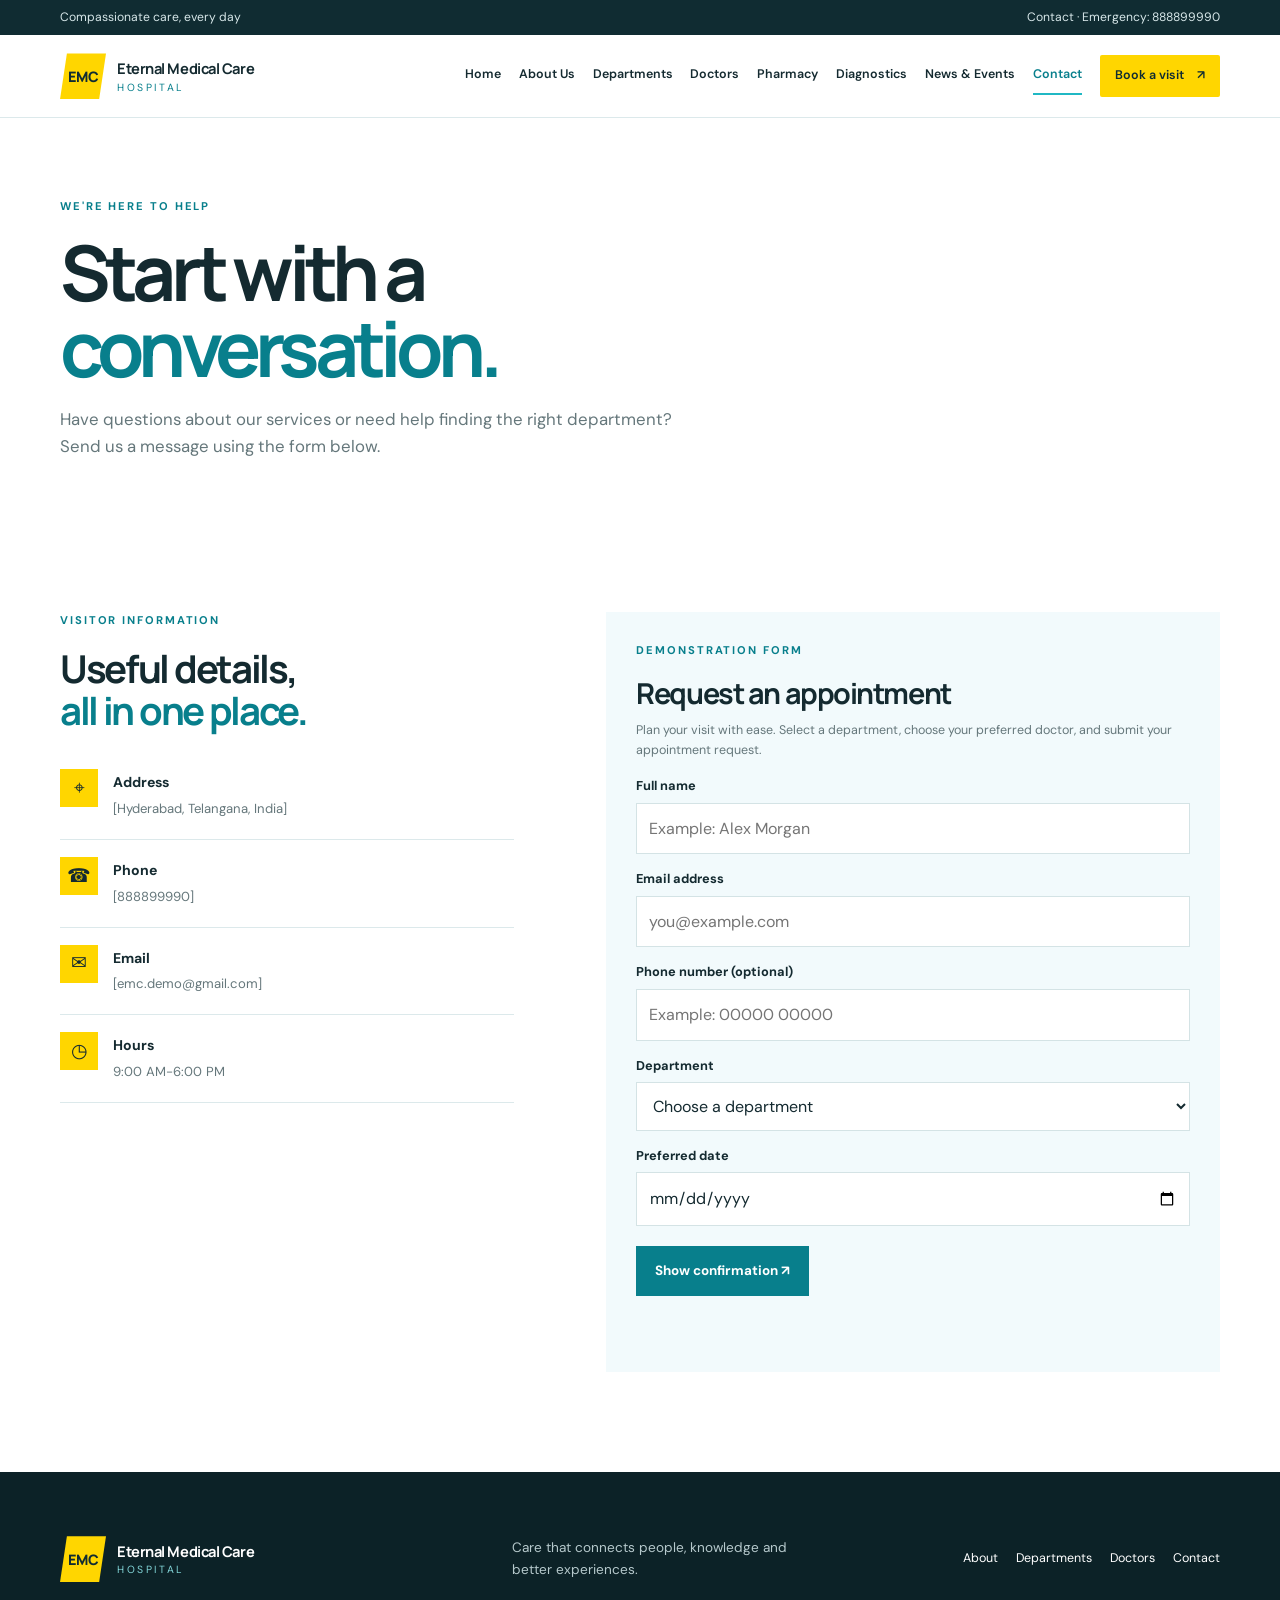
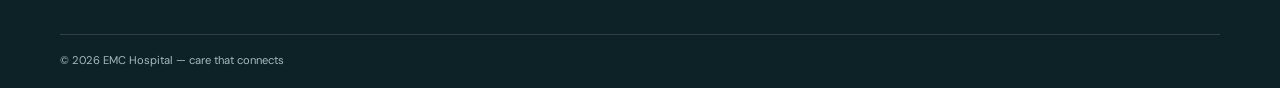
<file: contact.html>
<!DOCTYPE html>
<html lang="en"><head><meta charset="UTF-8"><meta name="viewport" content="width=device-width, initial-scale=1.0">
<meta name="description" content="Contact & Appointments — Eternal Medical Care Hospital portfolio website."><title>Contact & Appointments | EMC Hospital</title>
<link rel="preconnect" href="https://fonts.googleapis.com"><link rel="preconnect" href="https://fonts.gstatic.com" crossorigin>
<link href="https://fonts.googleapis.com/css2?family=DM+Sans:wght@400;500;600;700&family=Manrope:wght@400;500;600;700;800&display=swap" rel="stylesheet">
<link rel="stylesheet" href="css/style.css"><script src="js/script.js" defer></script></head><body><div class="topbar"><div class="container topbar-inner"><span>Compassionate care, every day</span><div><a class="active" href="contact.html">Contact</a><span aria-hidden="true"> · </span><a href="tel:888899990">Emergency: 888899990</a></div></div></div>
<header class="site-header"><div class="container nav-wrap"><a class="brand" href="index.html" aria-label="EMC Hospital home"><span class="brand-mark">EMC</span><span><strong>Eternal Medical Care</strong><small>HOSPITAL</small></span></a><button class="menu-toggle" aria-label="Open navigation" aria-expanded="false" aria-controls="main-nav"><span></span><span></span><span></span></button><nav class="main-nav" id="main-nav"><a href="index.html">Home</a><a href="about.html">About Us</a><a href="services.html">Departments</a><a href="doctors.html">Doctors</a><a href="pharmacy.html">Pharmacy</a><a href="diagnostics.html">Diagnostics</a><a href="news.html">News & Events</a><a class="active" href="contact.html">Contact</a><a class="nav-cta" href="contact.html#appointment">Book a visit <span>↗</span></a></nav></div></header><main><section class="page-hero compact container"><p class="eyebrow">WE'RE HERE TO HELP</p><h1>Start with a<br><em>conversation.</em></h1><p class="page-lead">Have questions about our services or need help finding the right department? Send us a message using the form below.</p></section>
<section class="section container contact-layout"><div class="contact-details"><p class="eyebrow">VISITOR INFORMATION</p><h2>Useful details,<br><em>all in one place.</em></h2><div class="contact-item"><span>⌖</span><div><strong>Address</strong><p>[Hyderabad, Telangana, India]</p></div></div><div class="contact-item"><span>☎</span><div><strong>Phone</strong><p>[888899990]</p></div></div><div class="contact-item"><span>✉</span><div><strong>Email</strong><p>[emc.demo@gmail.com]</p></div></div><div class="contact-item"><span>◷</span><div><strong>Hours</strong><p>9:00 AM-6:00 PM</p></div></div></div>
<form class="form-panel appointment-form" id="appointment"><p class="eyebrow">DEMONSTRATION FORM</p><h2>Request an appointment</h2><p class="form-intro">Plan your visit with ease. Select a department, choose your preferred doctor, and submit your appointment request.</p><label for="patient-name">Full name</label><input id="patient-name" name="name" required minlength="2" autocomplete="name" placeholder="Example: Alex Morgan"><label for="patient-email">Email address</label><input id="patient-email" name="email" type="email" required autocomplete="email" placeholder="you@example.com"><label for="patient-phone">Phone number (optional)</label><input id="patient-phone" name="phone" type="tel" autocomplete="tel" placeholder="Example: 00000 00000"><label for="patient-department">Department</label><select id="patient-department" name="department" required><option value="">Choose a department</option><option>Cardiology</option><option>Neurology</option><option>Pediatrics</option><option>Orthopedics</option><option>Dermatology</option><option>General Medicine</option></select><label for="patient-date">Preferred date</label><input id="patient-date" name="date" type="date" required><button class="button button-dark" type="submit">Show confirmation ↗</button><p class="form-status" id="appointment-status" role="status" aria-live="polite"></p></form></section></main><footer class="site-footer"><div class="container footer-main"><a class="brand brand-light" href="index.html"><span class="brand-mark">EMC</span><span><strong>Eternal Medical Care</strong><small>HOSPITAL</small></span></a><p>Care that connects people, knowledge and better experiences.</p><div class="footer-links"><a href="about.html">About</a><a href="services.html">Departments</a><a href="doctors.html">Doctors</a><a href="contact.html">Contact</a></div></div><div class="container footer-bottom"><span>© <span data-year></span> EMC Hospital — care that connects</span></div></footer></body></html>
</file>
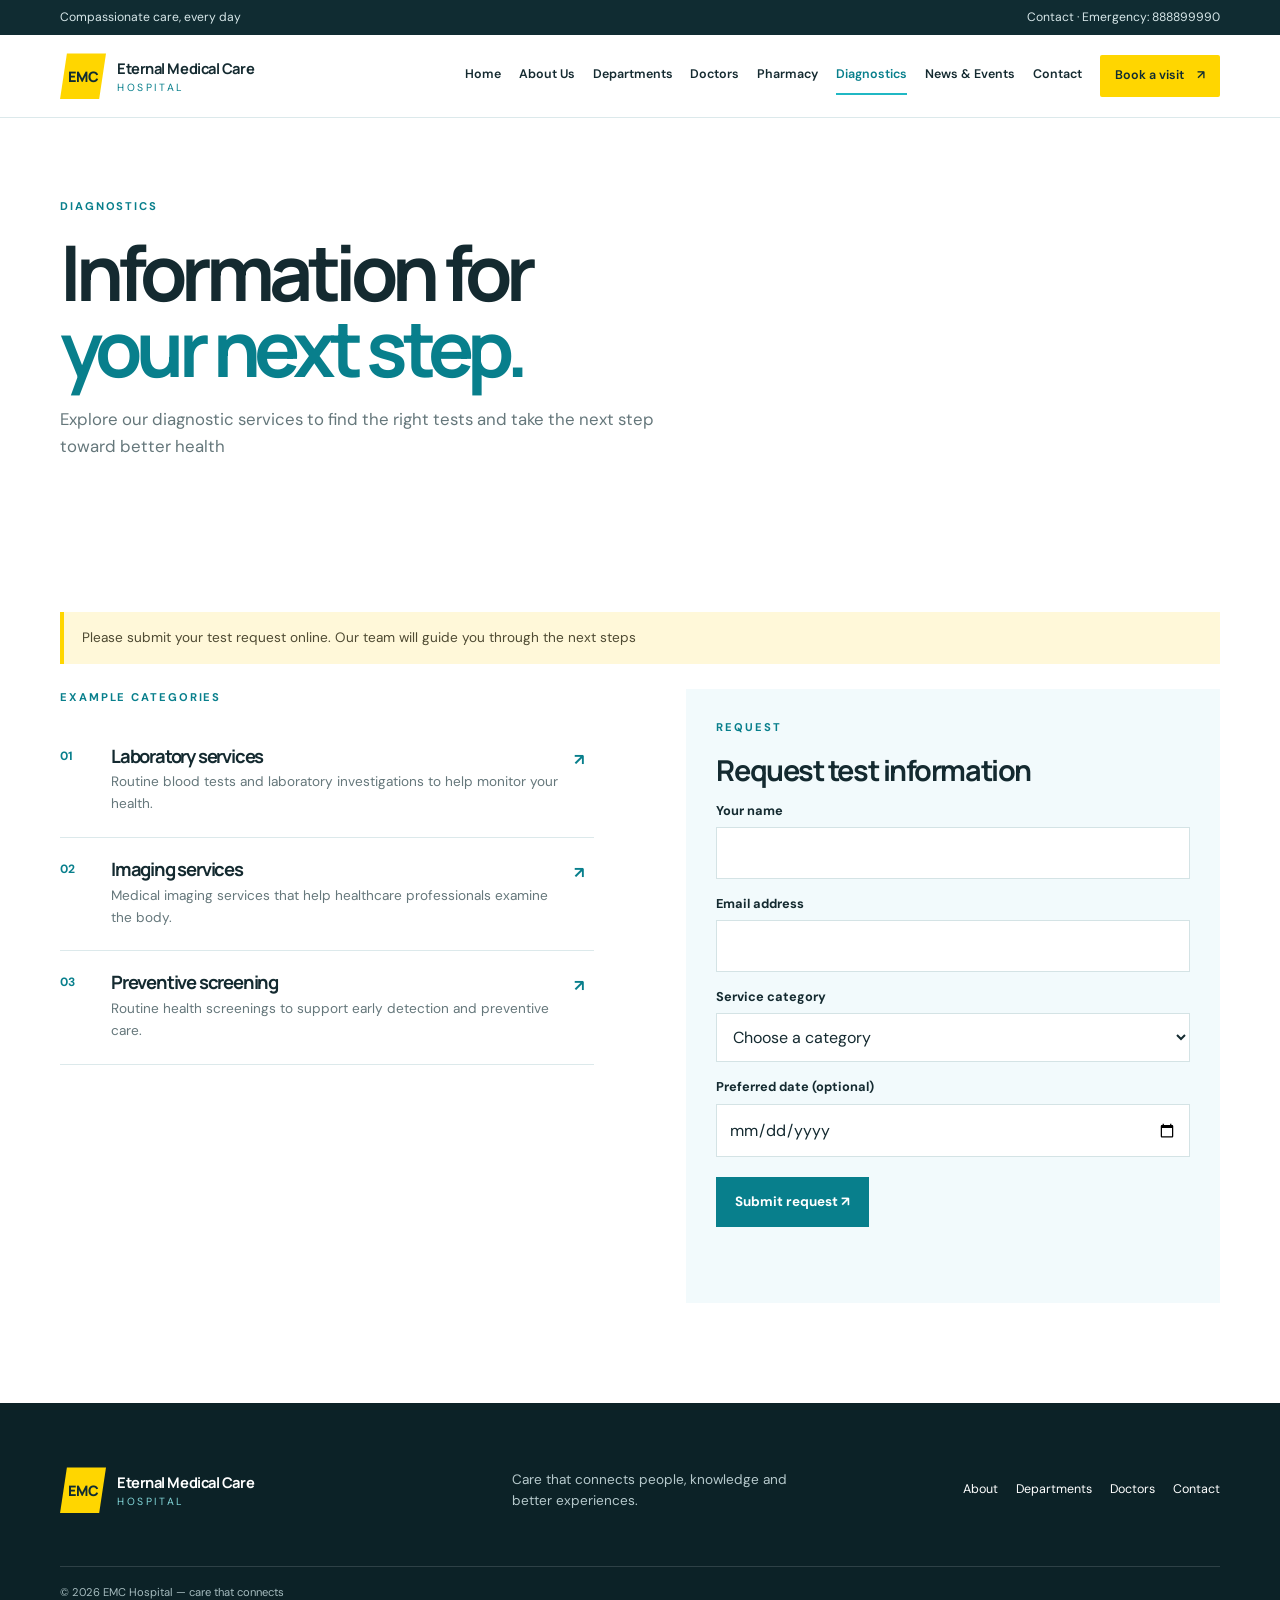
<file: diagnostics.html>
<!DOCTYPE html>
<html lang="en"><head><meta charset="UTF-8"><meta name="viewport" content="width=device-width, initial-scale=1.0">
<meta name="description" content="Diagnostics — Eternal Medical Care Hospital portfolio website."><title>Diagnostics | EMC Hospital</title>
<link rel="preconnect" href="https://fonts.googleapis.com"><link rel="preconnect" href="https://fonts.gstatic.com" crossorigin>
<link href="https://fonts.googleapis.com/css2?family=DM+Sans:wght@400;500;600;700&family=Manrope:wght@400;500;600;700;800&display=swap" rel="stylesheet">
<link rel="stylesheet" href="css/style.css"><script src="js/script.js" defer></script></head><body><div class="topbar"><div class="container topbar-inner"><span>Compassionate care, every day</span><div><a href="contact.html">Contact</a><span aria-hidden="true"> · </span><a href="tel:888899990">Emergency: 888899990</a></div></div></div>
<header class="site-header"><div class="container nav-wrap"><a class="brand" href="index.html" aria-label="EMC Hospital home"><span class="brand-mark">EMC</span><span><strong>Eternal Medical Care</strong><small>HOSPITAL</small></span></a><button class="menu-toggle" aria-label="Open navigation" aria-expanded="false" aria-controls="main-nav"><span></span><span></span><span></span></button><nav class="main-nav" id="main-nav"><a href="index.html">Home</a><a href="about.html">About Us</a><a href="services.html">Departments</a><a href="doctors.html">Doctors</a><a href="pharmacy.html">Pharmacy</a><a class="active" href="diagnostics.html">Diagnostics</a><a href="news.html">News & Events</a><a href="contact.html">Contact</a><a class="nav-cta" href="contact.html#appointment">Book a visit <span>↗</span></a></nav></div></header><main><section class="page-hero compact container"><p class="eyebrow">DIAGNOSTICS</p><h1>Information for<br><em>your next step.</em></h1><p class="page-lead">Explore our diagnostic services to find the right tests and take the next step toward better health</p></section>
<section class="section container"><div class="demo-notice">Please submit your test request online. Our team will guide you through the next steps</div><div class="diagnostic-layout"><div><p class="eyebrow">EXAMPLE CATEGORIES</p><div class="diagnostic-list"><article><span>01</span><div><h2>Laboratory services</h2><p>Routine blood tests and laboratory investigations to help monitor your health.</p></div><b>↗</b></article><article><span>02</span><div><h2>Imaging services</h2><p>Medical imaging services that help healthcare professionals examine the body.</p></div><b>↗</b></article><article><span>03</span><div><h2>Preventive screening</h2><p>Routine health screenings to support early detection and preventive care.</p></div><b>↗</b></article></div></div><form class="form-panel" id="diagnostic-form"><p class="eyebrow"> REQUEST</p><h2>Request test information</h2><label for="diag-name">Your name</label><input id="diag-name" name="name" required autocomplete="name"><label for="diag-email">Email address</label><input id="diag-email" name="email" type="email" required autocomplete="email"><label for="diag-service">Service category</label><select id="diag-service" name="service" required><option value="">Choose a category</option><option>Laboratory services</option><option>Imaging services</option><option>Preventive screening</option></select><label for="diag-date">Preferred date (optional)</label><input id="diag-date" name="date" type="date"><button class="button button-dark" type="submit">Submit request ↗</button><p class="form-status" id="diagnostic-status" role="status" aria-live="polite"></p></form></div></section></main><footer class="site-footer"><div class="container footer-main"><a class="brand brand-light" href="index.html"><span class="brand-mark">EMC</span><span><strong>Eternal Medical Care</strong><small>HOSPITAL</small></span></a><p>Care that connects people, knowledge and better experiences.</p><div class="footer-links"><a href="about.html">About</a><a href="services.html">Departments</a><a href="doctors.html">Doctors</a><a href="contact.html">Contact</a></div></div><div class="container footer-bottom"><span>© <span data-year></span> EMC Hospital — care that connects</span></div></footer></body></html>
</file>
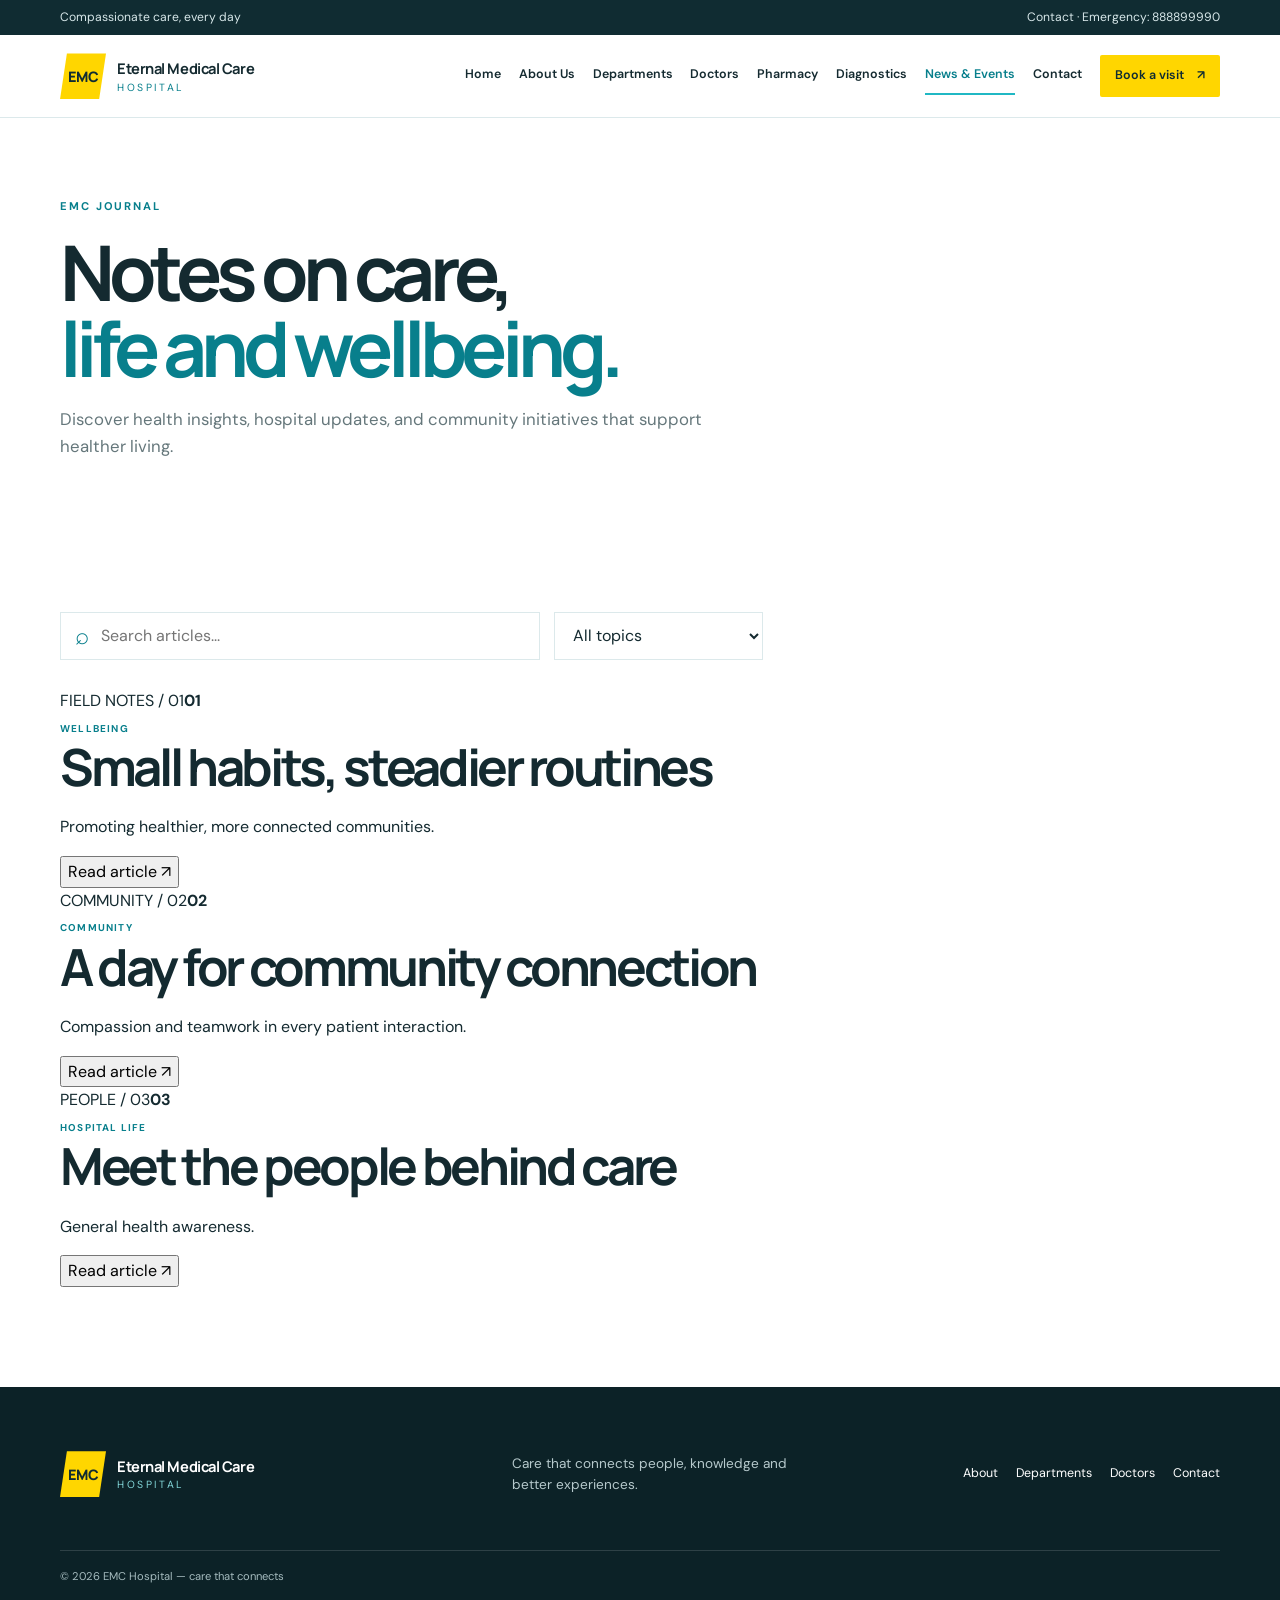
<file: news.html>
<!DOCTYPE html>
<html lang="en"><head><meta charset="UTF-8"><meta name="viewport" content="width=device-width, initial-scale=1.0">
<meta name="description" content="News & Events — Eternal Medical Care Hospital portfolio website."><title>News & Events | EMC Hospital</title>
<link rel="preconnect" href="https://fonts.googleapis.com"><link rel="preconnect" href="https://fonts.gstatic.com" crossorigin>
<link href="https://fonts.googleapis.com/css2?family=DM+Sans:wght@400;500;600;700&family=Manrope:wght@400;500;600;700;800&display=swap" rel="stylesheet">
<link rel="stylesheet" href="css/style.css"><script src="js/script.js" defer></script></head><body><div class="topbar"><div class="container topbar-inner"><span>Compassionate care, every day</span><div><a href="contact.html">Contact</a><span aria-hidden="true"> · </span><a href="tel:888899990">Emergency: 888899990</a></div></div></div>
<header class="site-header"><div class="container nav-wrap"><a class="brand" href="index.html" aria-label="EMC Hospital home"><span class="brand-mark">EMC</span><span><strong>Eternal Medical Care</strong><small>HOSPITAL</small></span></a><button class="menu-toggle" aria-label="Open navigation" aria-expanded="false" aria-controls="main-nav"><span></span><span></span><span></span></button><nav class="main-nav" id="main-nav"><a href="index.html">Home</a><a href="about.html">About Us</a><a href="services.html">Departments</a><a href="doctors.html">Doctors</a><a href="pharmacy.html">Pharmacy</a><a href="diagnostics.html">Diagnostics</a><a class="active" href="news.html">News & Events</a><a href="contact.html">Contact</a><a class="nav-cta" href="contact.html#appointment">Book a visit <span>↗</span></a></nav></div></header><main><section class="page-hero compact container"><p class="eyebrow">EMC JOURNAL</p><h1>Notes on care,<br><em>life and wellbeing.</em></h1><p class="page-lead">Discover health insights, hospital updates, and community initiatives that support healther living.</p></section>
<section class="section container"><div class="filter-bar"><label class="search-box"><span>⌕</span><input id="news-search" type="search" placeholder="Search articles..." aria-label="Search articles"></label><label class="select-label"><span class="sr-only">Filter article category</span><select id="news-filter"><option value="all">All topics</option><option value="wellbeing">Wellness . Health Tips</option><option value="community">Community</option><option value="hospital">Hospital life</option></select></label></div><div class="news-grid" id="news-list">
<article class="news-card" data-category="wellbeing" data-search="small habits wellbeing routine"><div class="news-art news-art-one"><span>FIELD NOTES / 01</span><b>01</b></div><div class="news-content"><span class="article-category">WELLBEING </span><h2>Small habits, steadier routines</h2><p>Promoting healthier, more connected communities.</p><button class="text-button read-more" data-title="Small habits, steadier routines" data-copy="Simple daily habits, balanced nutrition, regular exercise, and quality sleep can help support your overall well-being.">Read article ↗</button></div></article>
<article class="news-card" data-category="community" data-search="community health awareness event"><div class="news-art news-art-two"><span>COMMUNITY / 02</span><b>02</b></div><div class="news-content"><span class="article-category">COMMUNITY </span><h2>A day for community connection</h2><p>Compassion and teamwork in every patient interaction.</p><button class="text-button read-more" data-title="A day for community connection" data-copy="Learn how health awareness, preventive care, and community participation can encourage healthier lifestyles.">Read article ↗</button></div></article>
<article class="news-card" data-category="hospital" data-search="behind the scenes hospital team"><div class="news-art news-art-three"><span>PEOPLE / 03</span><b>03</b></div><div class="news-content"><span class="article-category">HOSPITAL LIFE </span><h2>Meet the people behind care</h2><p>General health awareness.</p><button class="text-button read-more" data-title="Meet the people behind care" data-copy="Explore how teamwork, clear communication, and compassion contribute to a more welcoming healthcare experience.">Read article ↗</button></div></article></div><p class="empty-state" id="news-empty" hidden>No articles match your search.</p></section>
<div class="modal" id="article-modal" role="dialog" aria-modal="true" aria-labelledby="modal-title" hidden><div class="modal-box"><button class="modal-close" type="button" aria-label="Close article">×</button><p class="eyebrow">EMC JOURNAL </p><h2 id="modal-title"></h2><p id="modal-copy"></p><p class="small-note">Medical advice.</p></div></div></main><footer class="site-footer"><div class="container footer-main"><a class="brand brand-light" href="index.html"><span class="brand-mark">EMC</span><span><strong>Eternal Medical Care</strong><small>HOSPITAL</small></span></a><p>Care that connects people, knowledge and better experiences.</p><div class="footer-links"><a href="about.html">About</a><a href="services.html">Departments</a><a href="doctors.html">Doctors</a><a href="contact.html">Contact</a></div></div><div class="container footer-bottom"><span>© <span data-year></span> EMC Hospital — care that connects</span></div></footer></body></html>
</file>
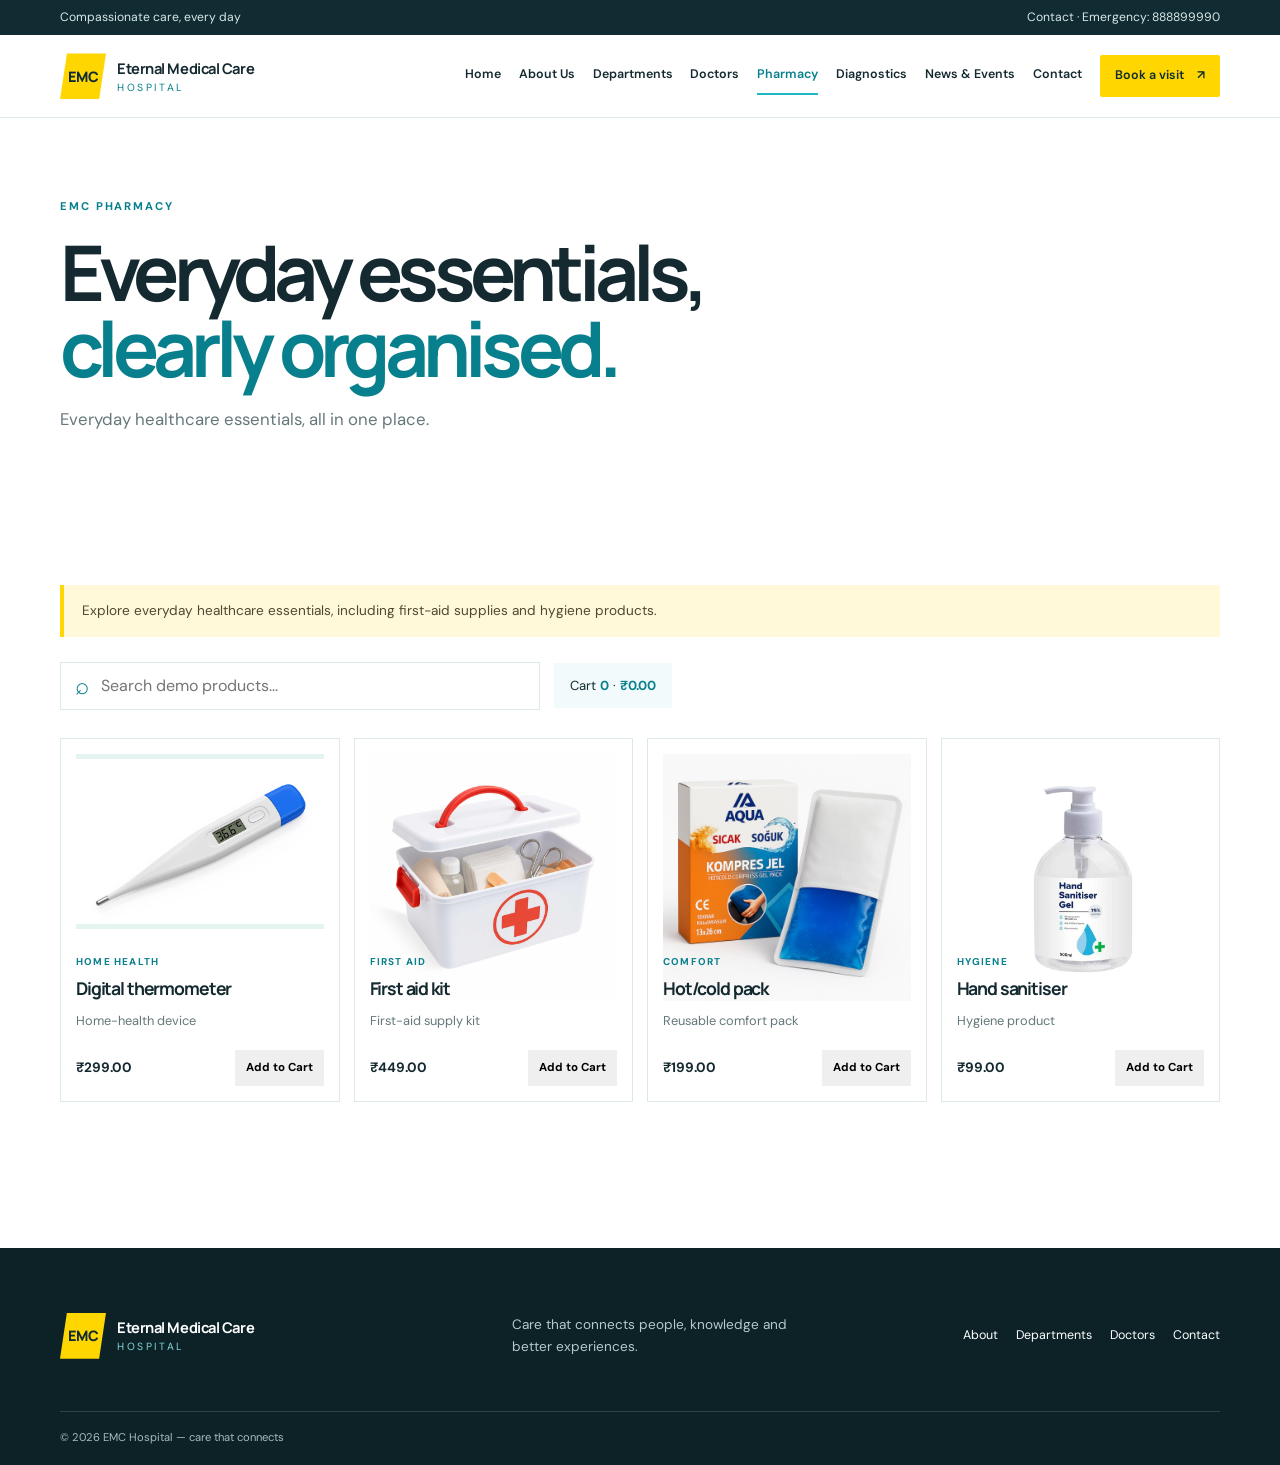
<file: pharmacy.html>
<!DOCTYPE html>
<html lang="en"><head><meta charset="UTF-8"><meta name="viewport" content="width=device-width, initial-scale=1.0">
<meta name="description" content="Pharmacy  — Eternal Medical Care Hospital portfolio website."><title>Pharmacy  | EMC Hospital</title>
<link rel="preconnect" href="https://fonts.googleapis.com"><link rel="preconnect" href="https://fonts.gstatic.com" crossorigin>
<link href="https://fonts.googleapis.com/css2?family=DM+Sans:wght@400;500;600;700&family=Manrope:wght@400;500;600;700;800&display=swap" rel="stylesheet">
<link rel="stylesheet" href="css/style.css"><script src="js/script.js" defer></script></head><body><div class="topbar"><div class="container topbar-inner"><span>Compassionate care, every day</span><div><a href="contact.html">Contact</a><span aria-hidden="true"> · </span><a href="tel:888899990">Emergency:  888899990</a></div></div></div>
<header class="site-header"><div class="container nav-wrap"><a class="brand" href="index.html" aria-label="EMC Hospital home"><span class="brand-mark">EMC</span><span><strong>Eternal Medical Care</strong><small>HOSPITAL</small></span></a><button class="menu-toggle" aria-label="Open navigation" aria-expanded="false" aria-controls="main-nav"><span></span><span></span><span></span></button><nav class="main-nav" id="main-nav"><a href="index.html">Home</a><a href="about.html">About Us</a><a href="services.html">Departments</a><a href="doctors.html">Doctors</a><a class="active" href="pharmacy.html">Pharmacy</a><a href="diagnostics.html">Diagnostics</a><a href="news.html">News & Events</a><a href="contact.html">Contact</a><a class="nav-cta" href="contact.html#appointment">Book a visit <span>↗</span></a></nav></div></header><main><section class="page-hero compact container"><p class="eyebrow">EMC PHARMACY</p><h1>Everyday essentials,<br><em>clearly organised.</em></h1><p class="page-lead">Everyday healthcare essentials, all in one place.</p></section>
<section class="section container"><div class="demo-notice">Explore everyday healthcare essentials, including first-aid supplies and hygiene products.</div><div class="filter-bar"><label class="search-box"><span>⌕</span><input id="product-search" type="search" placeholder="Search demo products..." aria-label="Search demo products"></label><div class="cart-counter">Cart <strong id="cart-count">0</strong> · <strong id="cart-total">₹0.00</strong></div></div><div class="product-grid" id="product-list">
<article class="product-card" data-name="digital thermometer" data-price="299"><div class="product-art art-a"><img src="images/thermometer.jpeg" alt="Digital thermometer"></div><span class="product-category">HOME HEALTH</span><h2>Digital thermometer</h2><p>Home-health device</p><div class="product-bottom"><strong>₹299.00</strong><button class="button button-small add-cart" type="button">Add to Cart</button></div></article>
<article class="product-card" data-name="first aid kit" data-price="449"><div class="product-art art-b"><img src="images/first-aid.jpeg" alt="First aid kit"></div><span class="product-category">FIRST AID</span><h2>First aid kit</h2><p>First-aid supply kit</p><div class="product-bottom"><strong>₹449.00</strong><button class="button button-small add-cart" type="button">Add to Cart</button></div></article>
<article class="product-card" data-name="hot cold pack" data-price="199"><div class="product-art art-c"><img src="images/hot-cold-pack.jpeg" alt="Reusable hot and cold"></div><span class="product-category">COMFORT</span><h2>Hot/cold pack</h2><p>Reusable comfort pack</p><div class="product-bottom"><strong>₹199.00</strong><button class="button button-small add-cart" type="button">Add to Cart</button></div></article>
<article class="product-card" data-name="hand sanitiser" data-price="99"><div class="product-art art-d"><img src="images/sanitiser.jpeg" alt="Hand sanitiser bottle"></div><span class="product-category">HYGIENE</span><h2>Hand sanitiser</h2><p>Hygiene product</p><div class="product-bottom"><strong>₹99.00</strong><button class="button button-small add-cart" type="button">Add to Cart</button></div></article></div><p id="product-empty" class="empty-state" hidden>No demo products match your search.</p><p class="form-status" id="cart-status" role="status" aria-live="polite"></p></section></main><footer class="site-footer"><div class="container footer-main"><a class="brand brand-light" href="index.html"><span class="brand-mark">EMC</span><span><strong>Eternal Medical Care</strong><small>HOSPITAL</small></span></a><p>Care that connects people, knowledge and better experiences.</p><div class="footer-links"><a href="about.html">About</a><a href="services.html">Departments</a><a href="doctors.html">Doctors</a><a href="contact.html">Contact</a></div></div><div class="container footer-bottom"><span>© <span data-year></span> EMC Hospital — care that connects</span></div></footer></body></html>
</file>
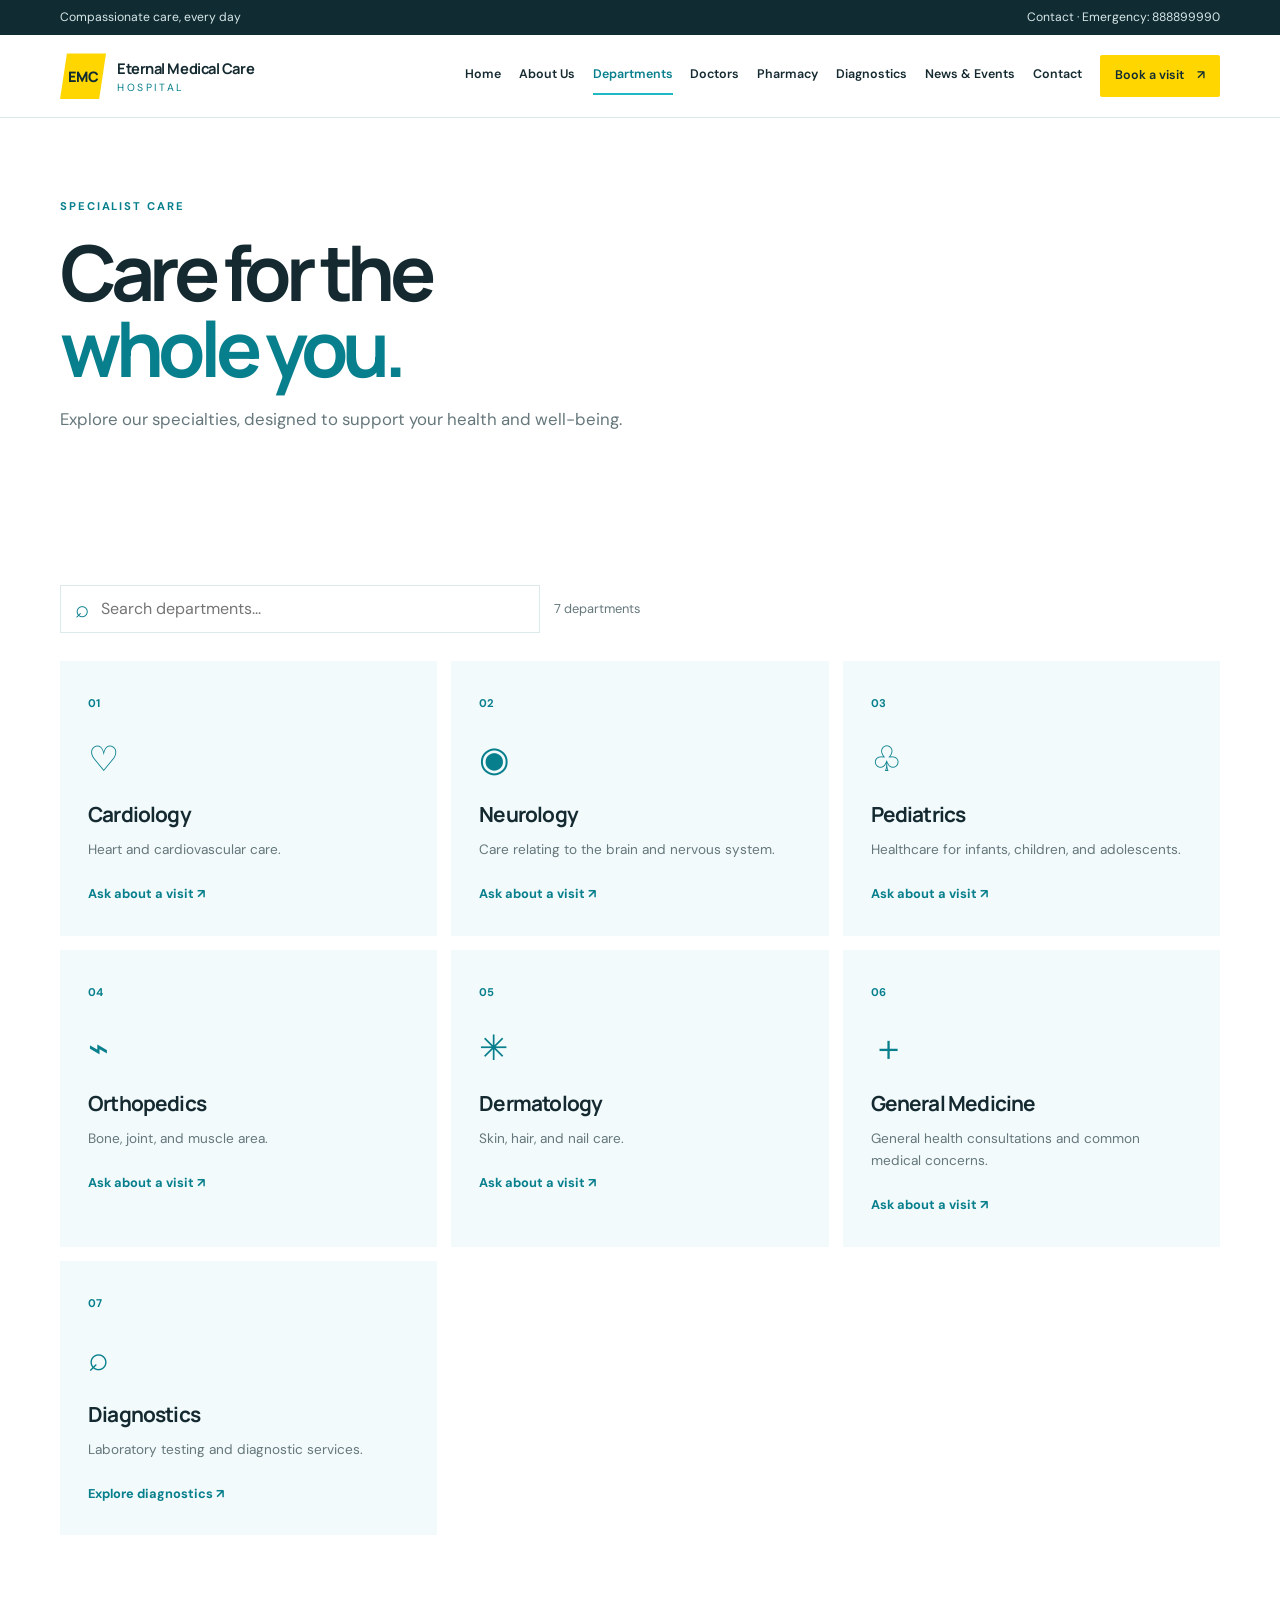
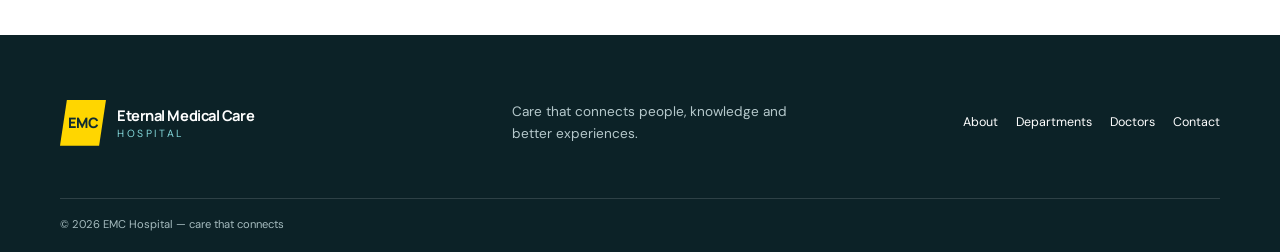
<file: services.html>
<!DOCTYPE html>
<html lang="en"><head><meta charset="UTF-8"><meta name="viewport" content="width=device-width, initial-scale=1.0">
<meta name="description" content="Services & Departments — Eternal Medical Care Hospital portfolio website."><title>Services & Departments | EMC Hospital</title>
<link rel="preconnect" href="https://fonts.googleapis.com"><link rel="preconnect" href="https://fonts.gstatic.com" crossorigin>
<link href="https://fonts.googleapis.com/css2?family=DM+Sans:wght@400;500;600;700&family=Manrope:wght@400;500;600;700;800&display=swap" rel="stylesheet">
<link rel="stylesheet" href="css/style.css"><script src="js/script.js" defer></script></head><body><div class="topbar"><div class="container topbar-inner"><span>Compassionate care, every day</span><div><a href="contact.html">Contact</a><span aria-hidden="true"> · </span><a href="tel:888899990">Emergency: 888899990</a></div></div></div>
<header class="site-header"><div class="container nav-wrap"><a class="brand" href="index.html" aria-label="EMC Hospital home"><span class="brand-mark">EMC</span><span><strong>Eternal Medical Care</strong><small>HOSPITAL</small></span></a><button class="menu-toggle" aria-label="Open navigation" aria-expanded="false" aria-controls="main-nav"><span></span><span></span><span></span></button><nav class="main-nav" id="main-nav"><a href="index.html">Home</a><a href="about.html">About Us</a><a class="active" href="services.html">Departments</a><a href="doctors.html">Doctors</a><a href="pharmacy.html">Pharmacy</a><a href="diagnostics.html">Diagnostics</a><a href="news.html">News & Events</a><a href="contact.html">Contact</a><a class="nav-cta" href="contact.html#appointment">Book a visit <span>↗</span></a></nav></div></header><main><section class="page-hero compact container"><p class="eyebrow">SPECIALIST CARE</p><h1>Care for the<br><em>whole you.</em></h1><p class="page-lead">Explore our specialties, designed to support your health and well-being.</p></section>
<section class="section container"><div class="filter-bar"><label class="search-box"><span>⌕</span><input id="department-search" type="search" placeholder="Search departments..." aria-label="Search departments"></label><span class="result-count" id="department-count">7 departments</span></div><div class="service-grid" id="department-list">
<article class="service-card" data-search="cardiology heart cardiovascular"><span class="service-number">01</span><span class="service-icon">♡</span><h2>Cardiology</h2><p>Heart and cardiovascular care.</p><a href="contact.html#appointment">Ask about a visit ↗</a></article>
<article class="service-card" data-search="neurology brain nervous system"><span class="service-number">02</span><span class="service-icon">◉</span><h2>Neurology</h2><p>Care relating to the brain and nervous system.</p><a href="contact.html#appointment">Ask about a visit ↗</a></article>
<article class="service-card" data-search="pediatrics children family"><span class="service-number">03</span><span class="service-icon">♧</span><h2>Pediatrics</h2><p>Healthcare for infants, children, and adolescents.</p><a href="contact.html#appointment">Ask about a visit ↗</a></article>
<article class="service-card" data-search="orthopedics bones joints movement"><span class="service-number">04</span><span class="service-icon">⌁</span><h2>Orthopedics</h2><p>Bone, joint, and muscle area.</p><a href="contact.html#appointment">Ask about a visit ↗</a></article>
<article class="service-card" data-search="dermatology skin hair"><span class="service-number">05</span><span class="service-icon">✳</span><h2>Dermatology</h2><p>Skin, hair, and nail care.</p><a href="contact.html#appointment">Ask about a visit ↗</a></article>
<article class="service-card" data-search="general medicine primary care family"><span class="service-number">06</span><span class="service-icon">＋</span><h2>General Medicine</h2><p>General health consultations and common medical concerns.</p><a href="contact.html#appointment">Ask about a visit ↗</a></article>
<article class="service-card" data-search="diagnostics laboratory tests imaging"><span class="service-number">07</span><span class="service-icon">⌕</span><h2>Diagnostics</h2><p>Laboratory testing and diagnostic services.</p><a href="diagnostics.html">Explore diagnostics ↗</a></article></div><p class="empty-state" id="department-empty" hidden>No departments match your search. Try another term.</p></section></main><footer class="site-footer"><div class="container footer-main"><a class="brand brand-light" href="index.html"><span class="brand-mark">EMC</span><span><strong>Eternal Medical Care</strong><small>HOSPITAL</small></span></a><p>Care that connects people, knowledge and better experiences.</p><div class="footer-links"><a href="about.html">About</a><a href="services.html">Departments</a><a href="doctors.html">Doctors</a><a href="contact.html">Contact</a></div></div><div class="container footer-bottom"><span>© <span data-year></span> EMC Hospital — care that connects</span></div></footer></body></html>
</file>
<file: css/style.css>
/* EMC Hospital — beginner-friendly shared stylesheet */
:root{--teal:#087f8c;--aqua:#20b8c4;--ink:#142a30;--muted:#65777b;--paper:#fff;--mist:#f2fafc;--line:#dce9eb;--yellow:#ffd600;--dark:#102c32;--radius:4px;--heading:"Manrope",Arial,sans-serif;--body:"DM Sans",Arial,sans-serif}
*{box-sizing:border-box}html{scroll-behavior:smooth}body{margin:0;background:var(--paper);color:var(--ink);font-family:var(--body);line-height:1.6}img{display:block;max-width:100%}a{color:inherit;text-decoration:none}button,input,select{font:inherit}button,a,input,select{outline-offset:4px}a:focus-visible,button:focus-visible,input:focus-visible,select:focus-visible{outline:3px solid var(--aqua)}.container{width:min(1160px,calc(100% - 48px));margin-inline:auto}.topbar{background:var(--dark);color:#d7e7e9;font-size:.76rem}.topbar-inner{display:flex;justify-content:space-between;gap:20px;padding:8px 0}.topbar a:hover{color:var(--yellow)}.site-header{position:sticky;top:0;z-index:20;background:rgba(255,255,255,.96);border-bottom:1px solid var(--line);backdrop-filter:blur(12px)}.nav-wrap{display:flex;align-items:center;justify-content:space-between;min-height:82px;gap:24px}.brand{display:flex;align-items:center;gap:11px;flex-shrink:0}.brand-mark{display:grid;place-items:center;width:46px;height:46px;background:var(--yellow);color:var(--dark);font-family:var(--heading);font-weight:800;font-size:.9rem;clip-path:polygon(15% 0,100% 0,85% 100%,0 100%)}.brand strong,.brand small{display:block;line-height:1.25}.brand strong{font-family:var(--heading);font-size:.92rem;letter-spacing:-.03em}.brand small{font-size:.65rem;letter-spacing:.25em;color:var(--teal);margin-top:3px}.main-nav{display:flex;align-items:center;gap:clamp(10px,1.4vw,22px);font-size:.78rem;font-weight:600}.main-nav>a:not(.nav-cta){padding:8px 0;border-bottom:2px solid transparent}.main-nav>a:hover,.main-nav>a.active{color:var(--teal);border-color:var(--aqua)}.nav-cta{background:var(--yellow);padding:11px 15px;border-radius:2px;color:var(--dark);white-space:nowrap}.nav-cta span,.button span{margin-left:10px}.menu-toggle{display:none;border:0;background:transparent;padding:10px}.menu-toggle span{display:block;width:24px;height:2px;background:var(--ink);margin:5px}
.hero{background:var(--mist);padding:54px 0 0;overflow:hidden}.hero-grid{display:grid;grid-template-columns:.9fr 1.1fr;align-items:center;gap:5%;min-height:490px}.hero-copy{padding:20px 0 48px}.eyebrow{font-size:.7rem;font-weight:700;letter-spacing:.17em;color:var(--teal);margin:0 0 18px}.eyebrow-dot{display:inline-block;width:8px;height:8px;border-radius:50%;background:var(--yellow);margin-right:9px}.hero h1,.page-hero h1{font-family:var(--heading);font-size:clamp(3.2rem,6.5vw,6.2rem);line-height:.99;letter-spacing:-.075em;margin:0 0 25px;font-weight:700}.hero h1 em,.page-hero h1 em,h2 em{font-style:normal;color:var(--teal)}.hero-text,.page-lead{max-width:440px;color:var(--muted);font-size:1.05rem}.hero-actions{display:flex;align-items:center;gap:25px;margin-top:30px}.button{display:inline-flex;align-items:center;justify-content:center;gap:10px;border:0;cursor:pointer;padding:14px 19px;font-size:.84rem;font-weight:700;transition:transform .2s,background .2s}.button:hover{transform:translateY(-2px)}.button-dark{background:var(--teal);color:white}.button-dark:hover{background:var(--dark)}.button-yellow{background:var(--yellow);color:var(--dark)}.button-small{padding:9px 11px;font-size:.72rem}.text-link{font-size:.84rem;font-weight:700;color:var(--teal)}.text-link span{margin-left:8px}.hero-proof{display:flex;align-items:center;gap:13px;margin-top:44px}.avatar-stack{display:flex}.avatar-stack span{width:31px;height:31px;border:2px solid var(--mist);border-radius:50%;display:grid;place-items:center;margin-right:-8px;background:#c4e8e7;color:var(--teal);font-weight:700}.avatar-stack span:nth-child(2){background:#f8e6a5}.avatar-stack span:nth-child(3){background:#d5e1f6}.hero-proof p{font-size:.8rem;line-height:1.35;margin:0}.hero-proof small{color:var(--muted)}.hero-visual{position:relative;align-self:stretch;min-height:450px}.hero-visual>img{width:100%;height:100%;min-height:450px;object-fit:cover;object-position:center 20%;border-radius:180px 180px 2px 2px}.image-label{position:absolute;left:-38px;bottom:40px;display:flex;align-items:center;gap:12px;background:white;padding:17px 20px;box-shadow:0 14px 45px #15363a14;max-width:310px}.label-icon{display:grid;place-items:center;background:var(--yellow);width:42px;height:42px;font-size:1.5rem}.image-label strong,.image-label small{display:block}.image-label strong{font-size:.8rem}.image-label small{font-size:.7rem;color:var(--muted)}.hero-stamp{position:absolute;right:20px;top:24px;width:80px;height:80px;border:1px solid #fff9;border-radius:50%;display:grid;place-content:center;text-align:center;color:white;background:#087f8c9c}.hero-stamp span{font-weight:800;font-size:1.1rem}.hero-stamp small{font-size:.5rem;letter-spacing:.2em;line-height:1.2}.hero-bottom{display:flex;justify-content:space-between;border-top:1px solid #dce9eb;padding:14px 0;font-size:.63rem;font-weight:700;letter-spacing:.15em;color:var(--muted)}
.quick-links{background:var(--teal);color:white}.quick-grid{display:grid;grid-template-columns:repeat(3,1fr)}.quick-grid>a{display:flex;align-items:center;gap:14px;padding:23px 22px;border-right:1px solid #ffffff30;transition:background .2s}.quick-grid>a:first-child{border-left:1px solid #ffffff30}.quick-grid>a:hover{background:#066b76}.quick-icon{display:grid;place-items:center;width:43px;height:43px;border:1px solid #ffffff7a;border-radius:50%;font-size:1.3rem}.quick-grid strong,.quick-grid small{display:block}.quick-grid strong{font-size:.85rem}.quick-grid small{font-size:.72rem;color:#d2eff0}.quick-grid b{margin-left:auto;color:var(--yellow)}
.section{padding-top:100px;padding-bottom:100px}.section-kicker{display:flex;justify-content:space-between;gap:20px;color:var(--teal);font-size:.67rem;letter-spacing:.15em;font-weight:700}.section-kicker span{color:var(--muted)}.intro-grid{display:grid;grid-template-columns:1fr 1fr;gap:9%;align-items:start;margin-top:30px}.intro-grid h2,.section h2,.why-copy h2,.home-cta h2,.values-section h2,.split-section h2{font-family:var(--heading);font-size:clamp(2.2rem,4vw,3.7rem);letter-spacing:-.065em;line-height:1.08;margin:0 0 20px}.large-copy{font-size:1.2rem;line-height:1.7;color:#40585d;margin:0 0 20px}.departments-section{background:#f7fbfb}.section-heading{display:flex;align-items:end;justify-content:space-between;gap:20px;margin-bottom:34px}.section-heading h2{margin:0}.department-preview{display:grid;grid-template-columns:1.2fr 1fr 1fr 1fr;gap:12px}.department-tile{min-height:280px;background:white;padding:24px;position:relative;border-top:3px solid var(--line);transition:transform .2s,border-color .2s}.department-tile:hover{transform:translateY(-5px);border-color:var(--teal)}.tile-feature{background:var(--teal);color:white;border-color:var(--yellow)}.tile-number{font-size:.62rem;letter-spacing:.12em;color:var(--muted)}.tile-feature .tile-number{color:#bfe7e9}.tile-symbol{display:block;font-size:2.7rem;margin:28px 0 15px;color:var(--teal)}.tile-feature .tile-symbol{color:var(--yellow)}.department-tile h3{font-family:var(--heading);font-size:1.25rem;margin:0 0 8px}.department-tile p{font-size:.83rem;color:var(--muted);max-width:210px}.tile-feature p{color:#d7eff0}.tile-arrow{position:absolute;right:22px;bottom:20px;color:var(--teal);font-size:1.3rem}.tile-feature .tile-arrow{color:var(--yellow)}
.why-section{display:grid;grid-template-columns:1fr 1fr;gap:9%;align-items:center}.why-image{position:relative}.why-image img{width:100%;height:560px;object-fit:cover}.image-caption{position:absolute;bottom:0;left:0;background:var(--yellow);padding:14px 18px;font-size:.8rem;font-weight:700}.why-copy h2{margin-bottom:32px}.reason{display:grid;grid-template-columns:40px 1fr;gap:16px;padding:17px 0;border-top:1px solid var(--line)}.reason>span{font-size:.72rem;font-weight:700;color:var(--teal);padding-top:4px}.reason h3{font-size:1rem;margin:0 0 5px}.reason p{margin:0;color:var(--muted);font-size:.88rem}.quote-section{background:var(--dark);color:white;padding:70px 0}.quote-inner{max-width:800px;text-align:center}.quote-mark{font-family:Georgia,serif;color:var(--yellow);font-size:5rem;line-height:.8}.quote-inner blockquote{font-family:var(--heading);font-size:clamp(1.8rem,4vw,3rem);line-height:1.2;letter-spacing:-.04em;margin:15px 0 25px}.quote-inner p{color:#b7d4d7;font-size:.68rem;letter-spacing:.18em}.home-cta{display:flex;align-items:center;justify-content:space-between;gap:30px}.home-cta h2{margin:0}.site-footer{background:#0c2227;color:white;padding:52px 0 18px}.footer-main{display:grid;grid-template-columns:1fr 1fr auto;gap:30px;align-items:center;padding-bottom:40px}.brand-light .brand-mark{background:var(--yellow)}.brand-light strong{color:white}.brand-light small{color:#83d6d9}.footer-main>p{max-width:300px;color:#b6c9cc;font-size:.85rem}.footer-links{display:flex;gap:18px;flex-wrap:wrap;font-size:.78rem}.footer-links a:hover{color:var(--yellow)}.footer-bottom{border-top:1px solid #ffffff24;padding-top:17px;display:flex;justify-content:space-between;gap:20px;color:#a5bbbe;font-size:.7rem}
.page-hero{padding-top:80px;padding-bottom:20px}.page-hero h1{font-size:clamp(3rem,6vw,5.5rem);margin-bottom:20px}.page-lead{max-width:650px}.page-hero.compact{padding-bottom:35px}.page-hero-image{height:340px;margin-top:35px;overflow:hidden}.page-hero-image img{width:100%;height:100%;object-fit:cover}.values-section{background:var(--mist)}.values-grid{display:grid;grid-template-columns:repeat(3,1fr);gap:14px;margin-top:40px}.values-grid article{background:white;padding:28px;border-top:3px solid var(--teal)}.values-grid article>span{color:var(--teal);font-size:.75rem;font-weight:700}.values-grid h3{font-family:var(--heading);font-size:1.35rem}.values-grid p{color:var(--muted);font-size:.9rem}.split-section{display:grid;grid-template-columns:1fr 1fr;gap:10%;align-items:center}
.filter-bar{display:flex;align-items:center;gap:14px;margin:0 0 28px}.search-box{display:flex;align-items:center;gap:10px;border:1px solid var(--line);padding:0 14px;max-width:480px;flex:1;min-height:48px}.search-box span{font-size:1.5rem;color:var(--teal)}.search-box input{width:100%;border:0;outline:none!important;background:transparent;min-width:0}.select-label select{min-height:48px;border:1px solid var(--line);background:white;padding:0 14px;color:var(--ink)}.result-count{font-size:.8rem;color:var(--muted);white-space:nowrap}.service-grid{display:grid;grid-template-columns:repeat(3,1fr);gap:14px}.service-card{position:relative;padding:28px;background:var(--mist);min-height:260px;border-bottom:2px solid transparent;transition:border-color .2s,transform .2s}.service-card:hover{border-color:var(--teal);transform:translateY(-3px)}.service-number{font-size:.7rem;color:var(--teal);font-weight:700}.service-icon{display:block;font-size:2.2rem;color:var(--teal);margin:16px 0}.service-card h2{font-size:1.3rem;letter-spacing:-.04em;margin:0 0 8px}.service-card p{font-size:.85rem;color:var(--muted)}.service-card>a{display:inline-block;margin-top:10px;color:var(--teal);font-size:.8rem;font-weight:700}.empty-state{padding:30px;background:var(--mist);color:var(--muted)}
.doctor-grid{display:grid;grid-template-columns:repeat(4,1fr);gap:14px}.doctor-card{border:1px solid var(--line);background:white}.doctor-card>img{width:100%;height:260px;object-fit:cover;object-position:top}.doctor-info{padding:18px}.doctor-dept,.product-category,.article-category{font-size:.62rem;font-weight:700;letter-spacing:.12em;color:var(--teal)}.doctor-info h2{font-family:var(--heading);font-size:1.15rem;margin:8px 0 3px}.doctor-info p{font-size:.8rem;color:var(--muted);margin:0 0 17px}.doctor-info .text-link{font-size:.75rem}
.demo-notice{background:#fff8d9;border-left:4px solid var(--yellow);padding:15px 18px;margin-bottom:25px;color:#4e4a32;font-size:.85rem}.cart-counter{background:var(--mist);padding:12px 16px;font-size:.82rem;white-space:nowrap}.cart-counter strong{color:var(--teal)}.product-grid{display:grid;grid-template-columns:repeat(4,1fr);gap:14px}.product-card{border:1px solid var(--line);padding:15px}.product-art{height:175px;display:grid;place-items:center;font-size:4rem;font-family:var(--heading);font-weight:800;margin-bottom:18px}.art-a{background:#e3f4f1;color:#087f8c}.art-b{background:#f8e8e4;color:#c95746}.art-c{background:#e9e8fa;color:#5b55a5}.art-d{background:#f8f2d9;color:#8b7620}.product-card h2{font-size:1.1rem;margin:7px 0}.product-card p{font-size:.8rem;color:var(--muted)}.product-bottom{display:flex;align-items:center;justify-content:space-between;gap:8px;margin-top:18px}.product-bottom strong{font-size:.85rem}.form-status{font-size:.85rem;color:var(--teal);font-weight:600;min-height:1.4em}
.diagnostic-layout{display:grid;grid-template-columns:1fr 1fr;gap:8%}.diagnostic-list article{display:grid;grid-template-columns:36px 1fr 20px;gap:15px;align-items:start;padding:22px 0;border-bottom:1px solid var(--line)}.diagnostic-list article>span{color:var(--teal);font-size:.75rem;font-weight:700}.diagnostic-list h2{font-size:1.15rem;margin:0 0 5px}.diagnostic-list p{color:var(--muted);font-size:.85rem;margin:0}.diagnostic-list b{color:var(--teal)}.form-panel{background:var(--mist);padding:30px}.form-panel h2{font-family:var(--heading);font-size:1.8rem;letter-spacing:-.05em;margin:0 0 12px}.form-panel label{display:block;font-size:.8rem;font-weight:700;margin:15px 0 6px}.form-panel input,.form-panel select,.form-panel textarea{width:100%;padding:12px;border:1px solid #d4e3e5;background:white;color:var(--ink);border-radius:0}.form-panel input:focus,.form-panel select:focus,.form-panel textarea:focus{border-color:var(--teal)}.form-panel .button{margin-top:20px}.form-intro,.small-note{color:var(--muted);font-size:.78rem}.contact-layout{display:grid;grid-template-columns:.85fr 1.15fr;gap:8%;align-items:start}.contact-details h2{font-family:var(--heading);font-size:2.4rem;letter-spacing:-.06em;line-height:1.1}.contact-item{display:flex;gap:15px;padding:17px 0;border-bottom:1px solid var(--line)}.contact-item>span{display:grid;place-items:center;width:38px;height:38px;background:var(--yellow);font-size:1.2rem}.contact-item strong{font-size:.88rem}.contact-item p{font-size:.82rem;color:var(--muted);margin:3px 0}.map-placeholder{margin-top:22px;min-height:140px;background:repeating-linear-gradient(35deg,#e4f1ee,#e4f1ee 1px,#f4f8f4 1px,#f4f8f4 22px);display:flex;flex-direction:column;justify-content:center;align-items:center;color:var(--teal)}.map-placeholder>span{font-size:2rem}.map-placeholder small{color:var(--muted)}.appointment-form{scroll-margin-top:110px}.modal{position:fixed;inset:0;background:#0c2227bb;z-index:50;display:grid;place-items:center;padding:20px}.modal[hidden]{display:none}.modal-box{position:relative;background:white;max-width:520px;padding:35px;width:100%}.modal-box h2{font-family:var(--heading);font-size:2rem;line-height:1.15}.modal-box p{color:var(--muted)}.modal-close{position:absolute;right:15px;top:12px;border:0;background:transparent;font-size:2rem;cursor:pointer}.sr-only{position:absolute;width:1px;height:1px;padding:0;margin:-1px;overflow:hidden;clip:rect(0,0,0,0);white-space:nowrap;border:0}
@media(max-width:1050px){.main-nav{gap:10px;font-size:.72rem}.brand strong{font-size:.8rem}.nav-cta{padding:10px}.department-preview{grid-template-columns:repeat(2,1fr)}.doctor-grid,.product-grid{grid-template-columns:repeat(2,1fr)}.hero h1{font-size:clamp(3rem,6vw,5rem)}}
@media(max-width:760px){.container{width:min(100% - 32px,600px)}.topbar-inner{font-size:.65rem}.nav-wrap{min-height:70px}.menu-toggle{display:block}.main-nav{display:none;position:absolute;top:100%;left:0;right:0;background:white;padding:18px 24px 24px;border-bottom:1px solid var(--line);box-shadow:0 18px 24px #102c3210;align-items:stretch;flex-direction:column;gap:4px}.main-nav.open{display:flex}.main-nav>a:not(.nav-cta){padding:10px 0}.nav-cta{text-align:center;margin-top:8px}.hero{padding-top:30px}.hero-grid{grid-template-columns:1fr;gap:28px}.hero-copy{padding:15px 0 0}.hero h1{font-size:clamp(3.2rem,14vw,5rem)}.hero-visual{min-height:350px;margin-left:16px}.hero-visual>img{min-height:350px;max-height:470px;border-radius:140px 140px 2px 2px}.image-label{left:-16px;bottom:20px;padding:12px}.hero-stamp{right:12px}.hero-bottom{margin-top:18px}.quick-grid{grid-template-columns:1fr}.quick-grid>a{border-left:1px solid #ffffff30;border-bottom:1px solid #ffffff30;padding:16px}.section{padding-top:68px;padding-bottom:68px}.section-kicker{font-size:.58rem}.intro-grid,.why-section,.split-section,.diagnostic-layout,.contact-layout{grid-template-columns:1fr;gap:28px}.intro-grid h2,.section h2,.why-copy h2,.home-cta h2{font-size:2.5rem}.section-heading{align-items:start;flex-direction:column}.department-preview{grid-template-columns:1fr 1fr}.department-tile{min-height:245px;padding:17px}.tile-symbol{font-size:2rem;margin:22px 0 10px}.why-image img{height:390px}.home-cta{align-items:flex-start;flex-direction:column}.footer-main{grid-template-columns:1fr;gap:15px}.footer-main>p{margin:0}.footer-bottom{flex-direction:column;gap:8px}.page-hero{padding-top:55px}.page-hero h1{font-size:clamp(3rem,13vw,4.5rem)}.page-hero-image{height:240px}.values-grid,.service-grid{grid-template-columns:1fr}.filter-bar{align-items:stretch;flex-wrap:wrap}.search-box{flex-basis:100%;max-width:none}.result-count{margin-left:auto}.select-label,.select-label select{width:100%}.doctor-grid,.product-grid{grid-template-columns:repeat(2,minmax(0,1fr))}.doctor-card>img{height:190px}.doctor-info{padding:12px}.doctor-info h2{font-size:1rem}.product-card{padding:10px}.product-art{height:130px}.product-bottom{align-items:flex-start;flex-direction:column}.cart-counter{width:100%}.form-panel{padding:22px}.contact-details h2{font-size:2rem}}
@media(max-width:400px){.department-preview,.doctor-grid,.product-grid{grid-template-columns:1fr}.doctor-card>img{height:270px}.hero-actions{align-items:flex-start;flex-direction:column;gap:16px}.topbar-inner>span{max-width:48%}.brand strong{font-size:.74rem}}
@media(prefers-reduced-motion:reduce){html{scroll-behavior:auto}*,*::before,*::after{transition:none!important;animation:none!important}}
</file>
